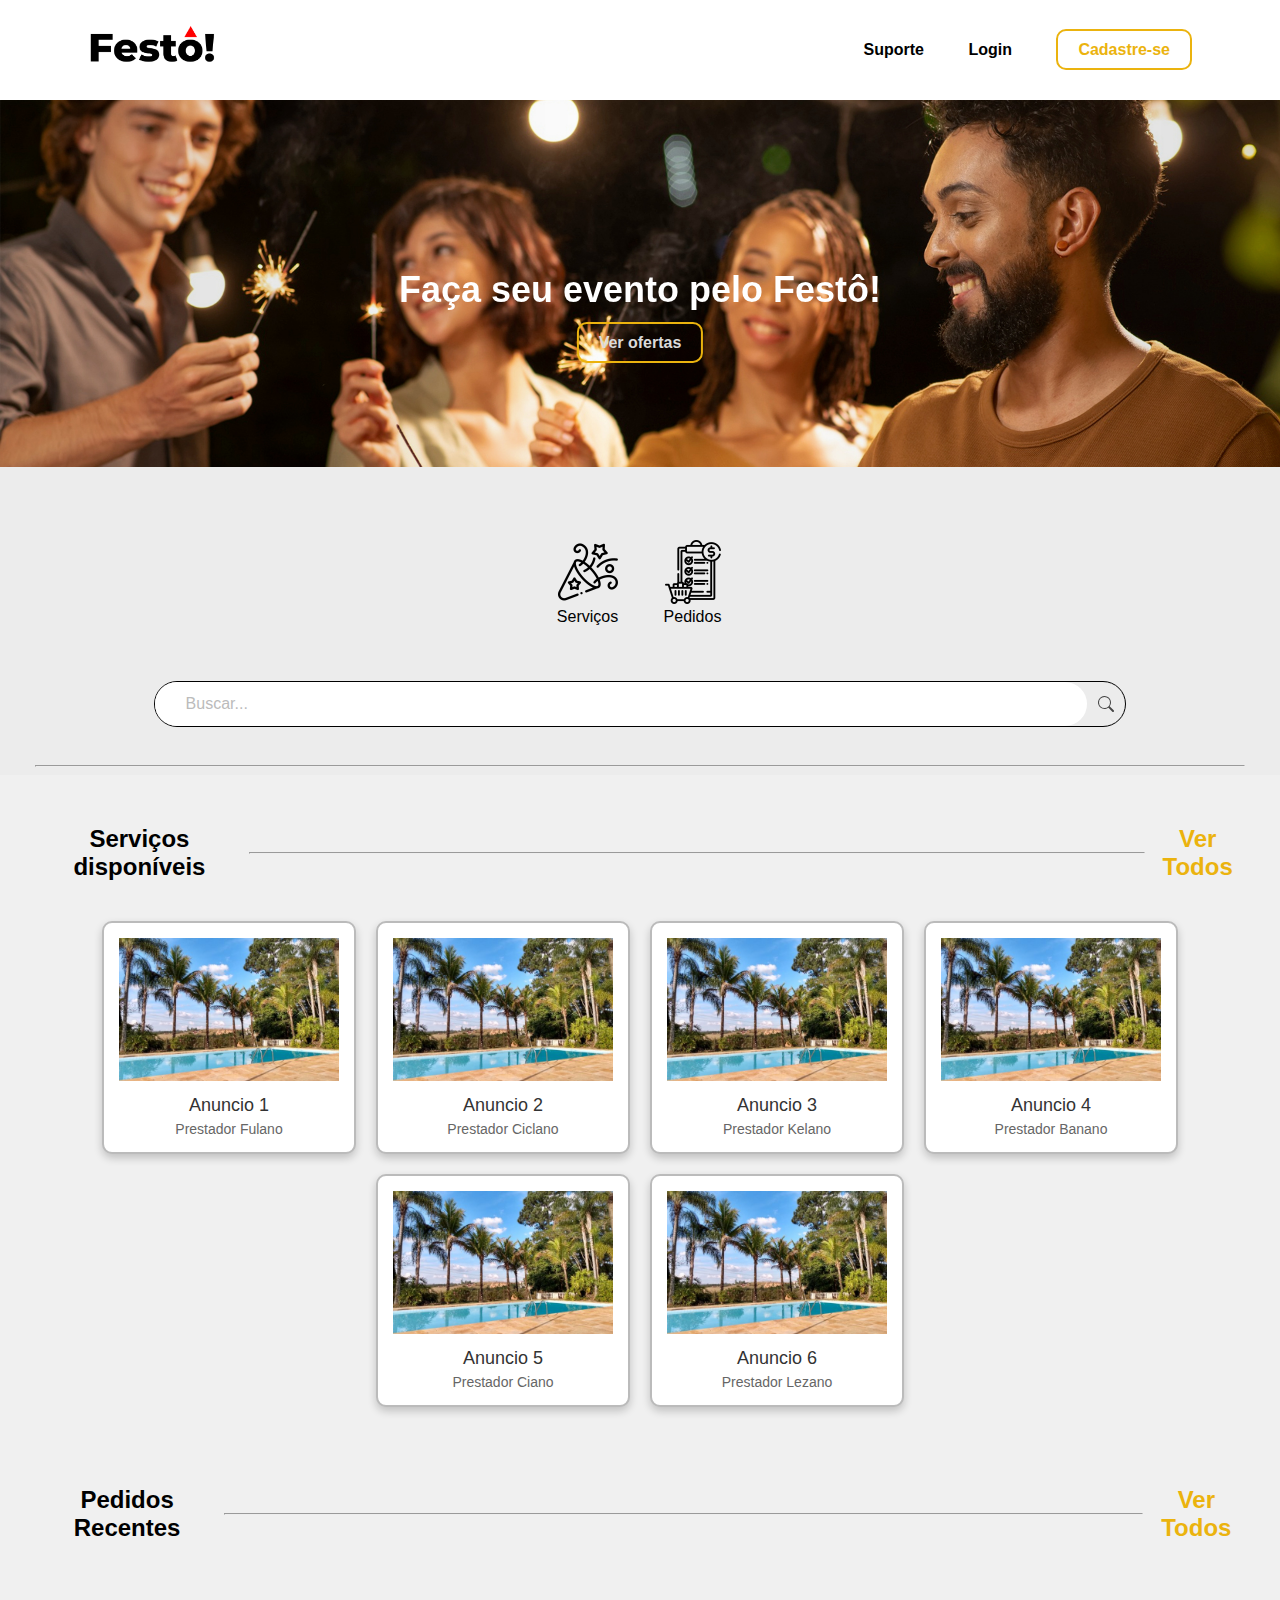
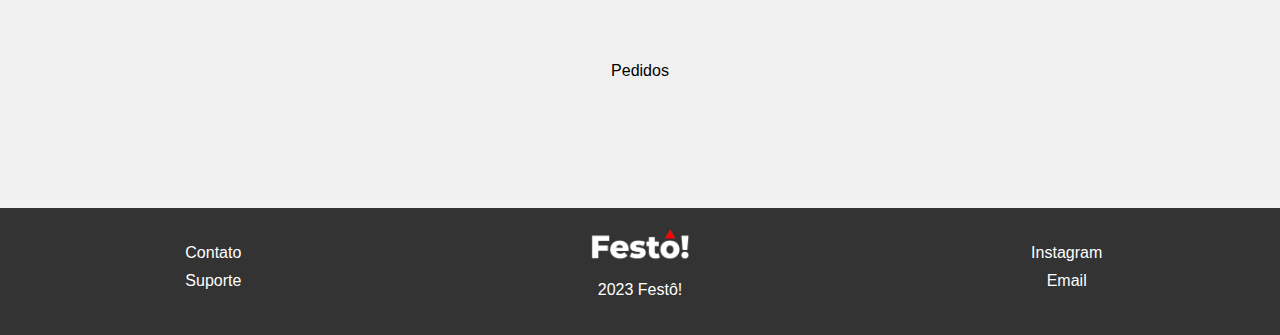
<file: index.html>
<!DOCTYPE html>
<html lang="pt-BR">

<head>
  <meta charset="ISO-8859-1" />
  <meta http-equiv="X-UA-Compatible" content="IE=edge" />
  <meta name="viewport" content="width=device-width, initial-scale=1.0" />
  <title>Fest�!</title>

  <!-- LINKS -->

  <link rel="icon" type="image/x-icon" href="assets/favicon.ico" />
  <link rel="stylesheet" href="css/style.css" />
  <link rel="preconnect" href="https://fonts.googleapis.com" />
  <link rel="preconnect" href="https://fonts.gstatic.com" crossorigin />
  <link href="https://fonts.googleapis.com/css2?family=Montserrat:wght@100;200;300;400;500;600;700;800;900&display=swap"
    rel="stylesheet" />

  <!-- LINKS -->
</head>

<body>


  <!-- HEADER -->

  <div class="header">
    <div>
      <a href="index.html"><img class="logo" src="assets/festoblacknobgLOGOTOP.png" /></a>
    </div>
    <div class="buttonstop">
      <a class="btnstop" href="suporte/suporte.html">Suporte</a>
      <a class="btnstop" href="login/escolha-log.html">Login</a>
      <a class="btnstop btnstopcadastro" id="btnborder" href="cadastro/escolha-cad.html">Cadastre-se</a>
    </div>
  </div>

  <!-- HEADER -->

  <!-- BANNER SECTION  -->

  <div class="banner unselectable">
    <img class="unselectable" src="assets/banner.jpg" alt="" />
    <div class="banner-text">
      <h1 class="unselectable">Fa�a seu evento pelo Fest�!</h1>
      <a href="#" class="btnveja" id="btnborder">Ver ofertas</a>
    </div>
  </div>

  <!-- BANNER SECTION  -->

  <hr id="hrtop" />

  <!-- ICONES & SEARCH BAR -->

  <div class="grid-container">
    <div class="grid-item">
      <a href="servicos.php"><img class="icons" src="assets/festa.png" />Servi�os</a>
    </div>
    <div class="grid-item">
      <a href="pedidos.php"><img class="icons" src="assets/pedidos.png" />Pedidos</a>
    </div>
  </div>

  <hr id="hrtop" />

  <form>
    <input type="search" placeholder="Buscar..." />
    <button type="submit">Search</button>
  </form>

  <!-- ICONES & SEARCH BAR -->

  <!-- SE��O AN�NCIOS HOME -->

  <hr id="hrmain" />

  <section class="latest-products">
    <div class="prod-text">
      <h2>Servi�os dispon�veis</h2>
      <hr />
      <a href="#">
        <h2>Ver Todos</h2>
      </a>
    </div>
    <div class="product-container" id="product-container"></div>
  </section>

  <!-- SE��O AN�NCIOS HOME -->

  <!-- SE��O PEDIDOS HOME -->

  <section class="latest-products">
    <div class="prod-text">
      <h2>Pedidos Recentes</h2>
      <hr />
      <a href="#">
        <h2>Ver Todos</h2>
      </a>
    </div>
    <div class="product-container" id="product-container">
      <!-- Temporario -->
      <br><br><br><br><br>Pedidos<br><br><br><br><br><br><br>
    </div>
  </section>

  <!-- SE��O PEDIDOS HOME -->

  <!-- FOOTER -->

  <footer>
    <div class="footer-section left">
      <ul>
        <li><a href="mailto:startupfesto@gmail.com">Contato</a></li>
        <li><a href="suporte/suporte.html">Suporte</a></li>
      </ul>
    </div>
    <div class="footer-section middle">
      <img src="assets/festowhitenobgLOGO.png" alt="Logo">
      <p>2023 Fest�!</p>
    </div>
    <div class="footer-section right">
      <ul>
        <li><a href="https://www.instagram.com/startupfesto">Instagram</a></li>
        <li><a href="mailto:startupfesto@gmail.com">Email</a></li>
      </ul>
    </div>
  </footer>

  <!-- FOOTER -->

  <!-- JavaScript -->
  <script src="js/script.js"></script>
</body>

</html>
</file>
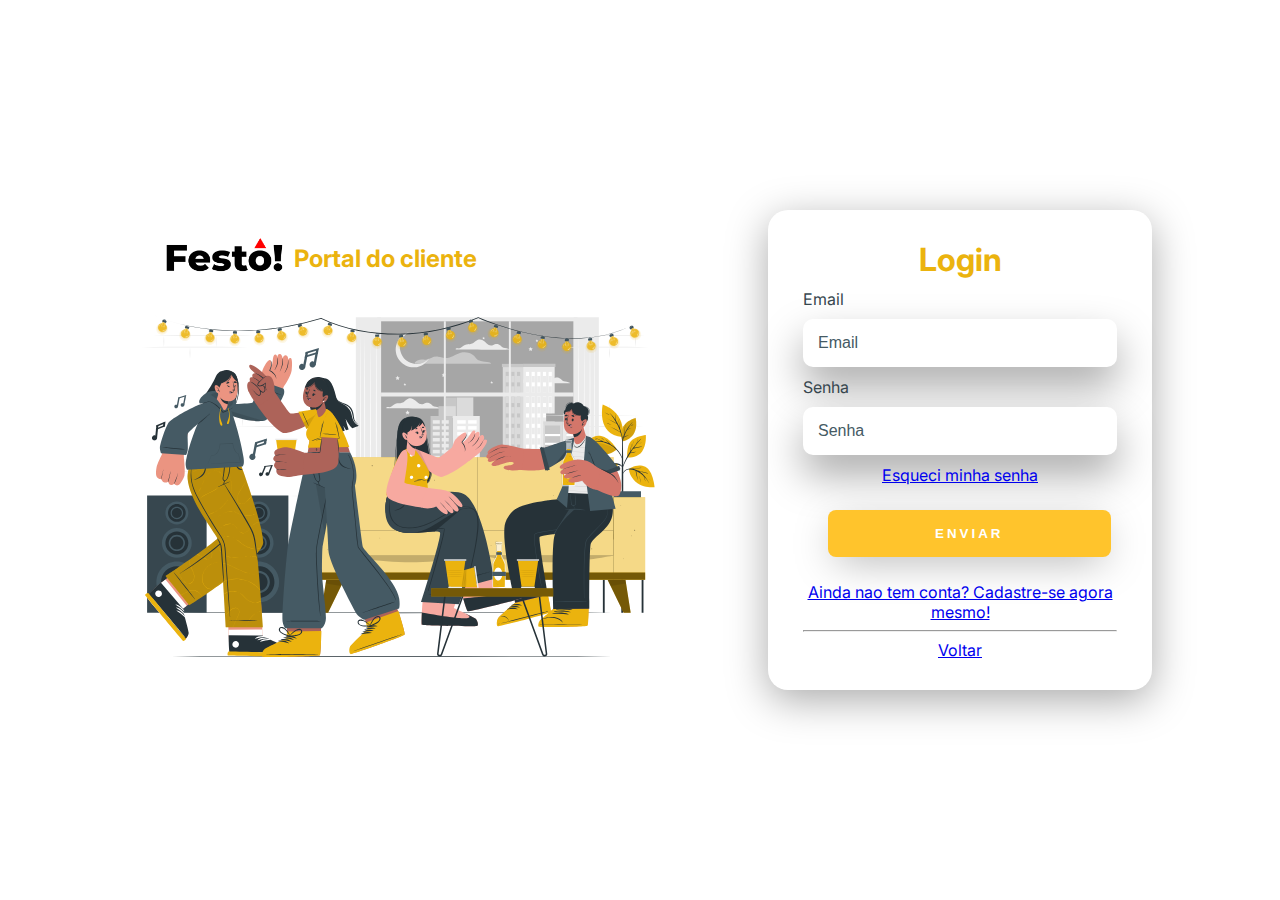
<file: login/log-clt.html>
<!-- SCRIPT DA CRIA??O DA TELA DE LOGIN -->
<!DOCTYPE html>
<html lang="pt-BR">

<head>
    <meta charset="ISO-8859-1">
    <meta http-equiv="X-UA-Compatible" content="IE=edge">
    <meta name="viewport" content="width=device-width, initial-scale=1.0">
    <title>Login - Cliente</title>
    <link rel="icon" type="image/x-icon" href="../assets/festo.ico">
    <link rel="stylesheet" href="../css/login.css">
</head>

<body>
    <div class="main-login">
        <div class="left-login">
            <div class="titlelogo">
                <a href="../index.html"><img class="logo2" src="../assets/festoblacknobgLOGOTOP.png"></a>
                <h2>Portal do cliente</h2>
            </div>
            <img src="../assets/logincliente.svg" class="left-login-image2" alt="Festo Planejamento">
        </div>
        <div class="right-login">
            <div class="card-login">
                <h1>Login</h1>
                <form action="test-clt.php" method="POST">
                    <div class="textfield">
                        <label for="usuario">Email</label>
                        <input type="text" name="email" placeholder="Email">
                    </div>
                    <div class="textfield">
                        <label for="senha">Senha</label>
                        <input type="password" name="senha" placeholder="Senha">
                    </div>
                    <a class="volt" href="../reset-senha/rst-clt.php">Esqueci minha senha</a>
                    <input class="inputSubmit" type="submit" name="submit" value="Enviar">
                    <a class="volt" href="../cadastro/escolha-cad.html">Ainda nao tem conta? Cadastre-se agora mesmo!</a>
                    <hr>
                    <a class="volt" href="../index.html">Voltar</a>
                </form>
            </div>
        </div>
    </div>
</body>

</html>
</file>
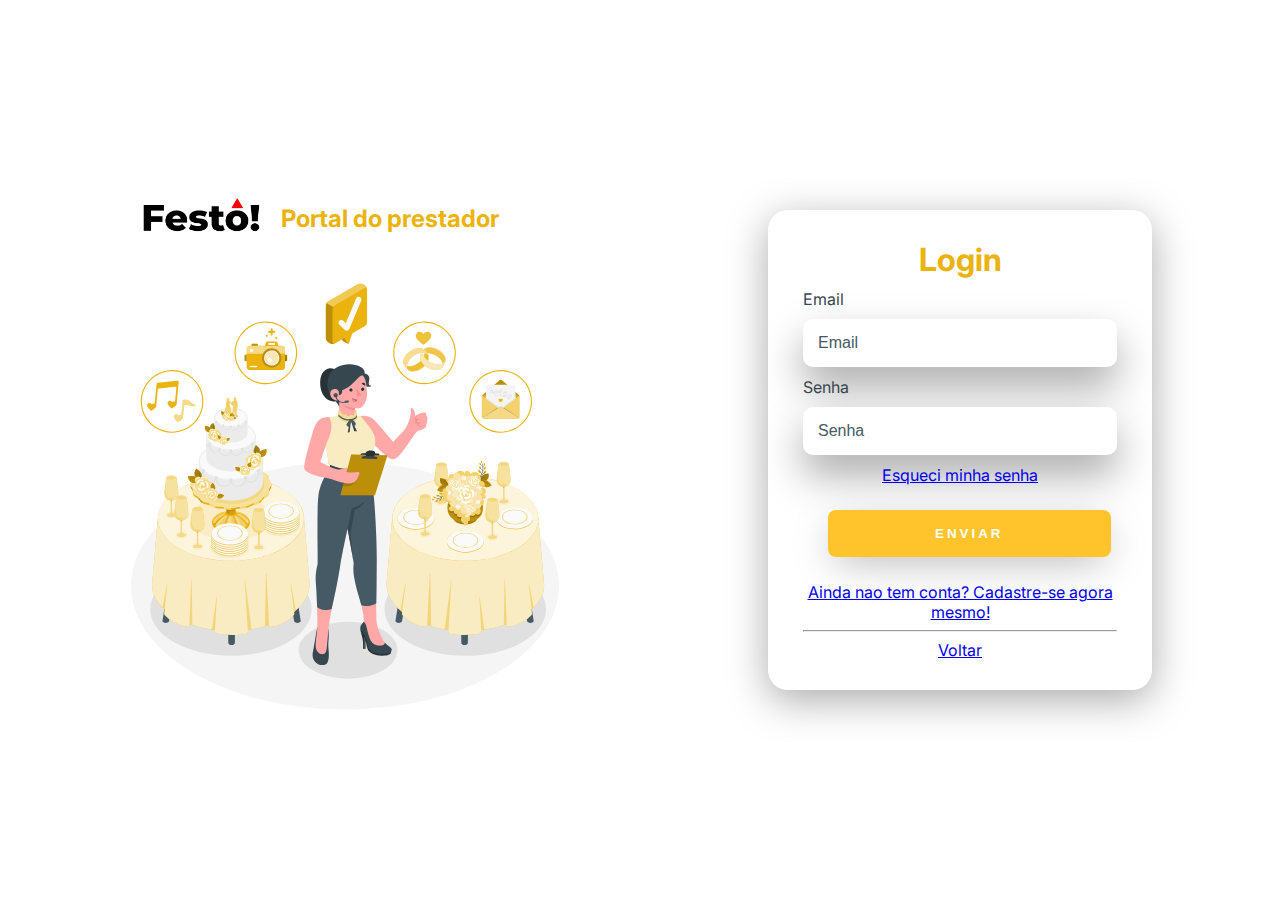
<file: login/log-prest.html>
<!-- SCRIPT DA CRIA??O DA TELA DE LOGIN -->

<!DOCTYPE html>
<html lang="pt-BR">

<head>
    <meta charset="ISO-8859-1">
    <meta http-equiv="X-UA-Compatible" content="IE=edge">
    <meta name="viewport" content="width=device-width, initial-scale=1.0">
    <title>Login - Prestador</title>
    <link rel="icon" type="image/x-icon" href="../assets/festo.ico">
    <link rel="stylesheet" href="../css/login.css">
</head>

<body>
    <div class="main-login">
        <div class="left-login">
            <div class="titlelogo">
                <a href="../index.html"><img class="logo" src="../assets/festoblacknobgLOGOTOP.png"></a>
                <h2>Portal do prestador</h2>
            </div>
            <img src="../assets/loginprestador.svg" class="left-login-image" alt="PartyPros Planejamento">
        </div>
        <div class="right-login">
            <div class="card-login">
                <h1>Login</h1>
                <form action="test-prest.php" method="POST">
                    <div class="textfield">
                        <label for="usuario">Email</label>
                        <input type="text" name="email" placeholder="Email">
                    </div>
                    <div class="textfield">
                        <label for="senha">Senha</label>
                        <input type="password" name="senha" placeholder="Senha">
                    </div>
                    <a class="volt" href="../reset-senha/rst-prest.php">Esqueci minha senha</a>
                    <input class="inputSubmit" type="submit" name="submit" value="Enviar">
                    <a class="volt" href="../cadastro/escolha-cad.html">Ainda nao tem conta? Cadastre-se agora mesmo!</a>
                    <hr>
                    <a class="volt" href="../index.html">Voltar</a>
                </form>
            </div>
        </div>
    </div>
</body>

</html>
</file>
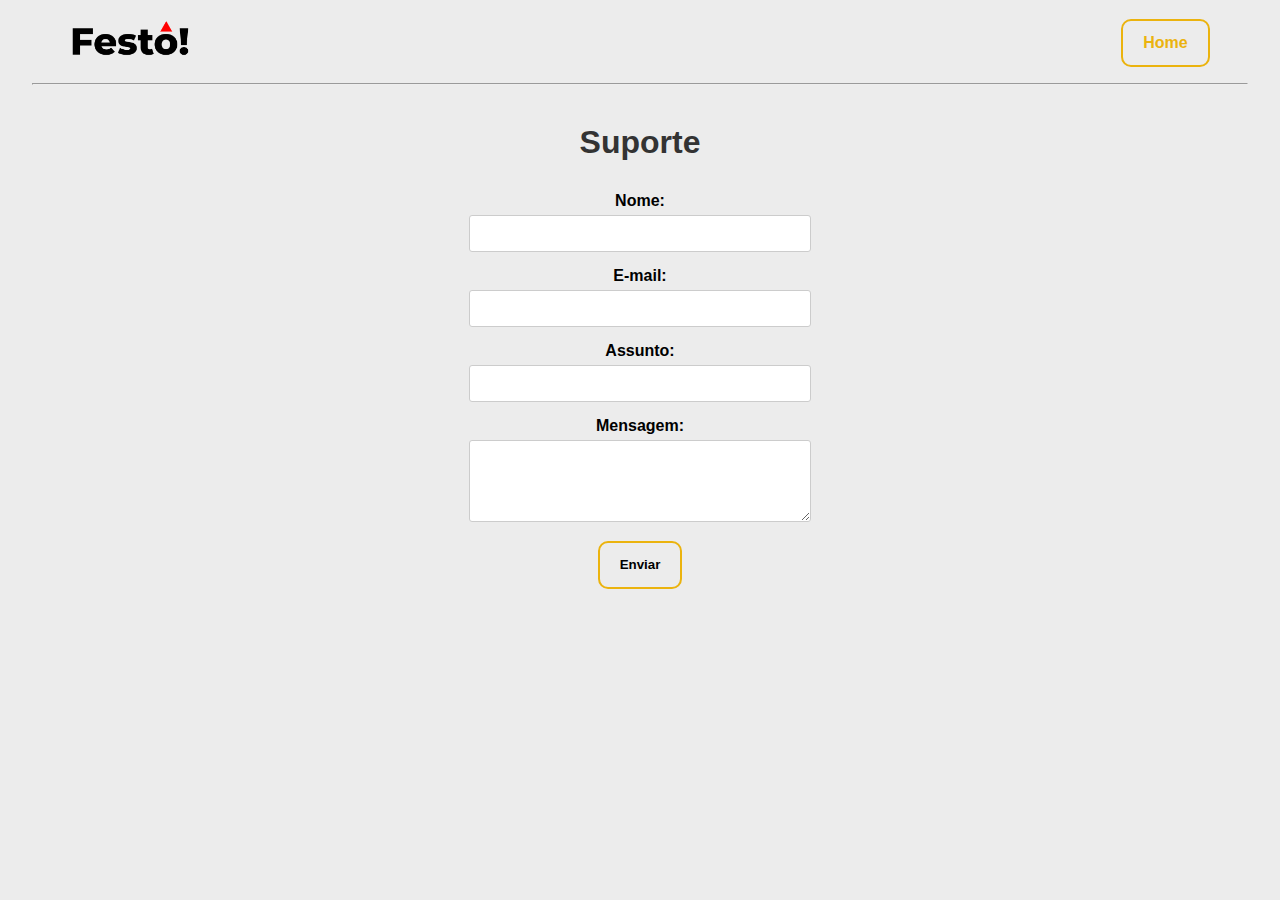
<file: suporte/suporte.html>
<!DOCTYPE html>
<html lang="en">
  <head>
    <meta charset="UTF-8" />
    <meta http-equiv="X-UA-Compatible" content="IE=edge" />
    <meta name="viewport" content="width=device-width, initial-scale=1.0" />
    <title>Suporte</title>

    <!-- LINKS -->

    <link rel="icon" type="image/x-icon" href="../assets/festo.ico" />
    <link rel="stylesheet" href="../css/suporte.css" />

    <!-- LINKS -->
  </head>

  <body>
    <!-- HEADER -->

    <div class="top">
      <a href="../index.html"
        ><img class="logo" src="../assets/festoblacknobgLOGOTOP.png"
      /></a>
      <a class="btnstopcadastro" id="btnborder" href="../index.html">Home</a>
    </div>
    <hr id="hrtop" />
    <!-- HEADER -->

    <!-- SECTION FORMS -->

    <h1 class="selecione">Suporte</h1>
    <div class="container">
      <form action="#" method="POST">
        <label for="name">Nome:</label>
        <input type="text" id="name" name="name" required />

        <label for="email">E-mail:</label>
        <input type="email" id="email" name="email" required />

        <label for="subject">Assunto:</label>
        <input type="text" id="subject" name="subject" required />

        <label for="message">Mensagem:</label>
        <textarea id="message" name="message" rows="4" required></textarea>

        <button type="submit">Enviar</button>
      </form>
    </div>

    <!-- SECTION FORMS -->

  </body>
</html>
</file>
<file: css/style.css>
/* SCRIPT CSS DA PÁGINA HOME DO SITE */

*{
    font-family: 'Inter', sans-serif;
}

body {
    margin: 0;
    padding: 0;
    background: #ececec;
    text-align: center;
    color: black;
}

@import url('https://fonts.googleapis.com/css2?family=Inter:wght@100;200;300;400;500;600;700;800;900&display=swap');

.header {
    /* margin: 1rem 5rem 1rem 6rem; */
    background-color: #ffffff;
    height: 5rem;
    display: flex;
    justify-content: space-between;
    padding: 10px 5.5rem;
    align-items: center;
}

.box {
    position: absolute;
    top: 50%;
    left: 50%;
    transform: translate(-50%, -50%);
    background-color: rgba(0, 0, 0, 0.6);
    padding: 30px;
    border-radius: 10px;
}

.btnstop {
    text-decoration: none;
    margin-left: 2.5rem;
    font-family: 'Inter', sans-serif;
    font-style: normal;
    font-weight: 700;
    text-align: center;
    color: black;
    transition: linear 0.15s;
}

.btnstop:hover {
    color: rgb(173, 173, 173);
}

.btnstopcadastro {
    color: #EBB30E
}

.btnstopcadastro:hover {
    color: rgb(0, 0, 0);
}

#btnborder {
    border: 2px solid #EBB30E;
    border-radius: 10px;
    padding: 10px 20px;
}

#btnborder:hover {
    border: 2px solid #EBB30E;
}

.logo {
    width: 8rem;
    margin-bottom: 0.4rem;
}

/* Inicio Banner*/

.banner {
    position: relative;
    /* width: 100vw; */
    height: 25rem;
    /* Adjust the height as needed */
    overflow: hidden;
}

.banner img {
    width: 100vw;
    height: auto;
}

.banner-text {
    position: absolute;
    top: 50%;
    left: 50%;
    transform: translate(-50%, -50%);
    text-align: center;
}

.banner-text h1 {
    font-size: 36px;
    margin-bottom: 20px;

    /* Animação de gradiente */
    background: linear-gradient(to right,
            #ffffff 20%,
            #acacac 30%,
            #acacac 70%,
            #ffffff 80%);
    -webkit-background-clip: text;
    background-clip: text;
    -webkit-text-fill-color: transparent;
    background-size: 500% auto;
    animation: textShine 5s ease-in-out infinite alternate;
}

.banner-text p {
    font-size: 18px;
    margin-bottom: 30px;
}

@keyframes textShine

/* Keyframe de animação de gradiente */
    {
    0% {
        background-position: 0% 50%;
    }

    100% {
        background-position: 100% 50%;
    }
}

.btnveja {
    /* Botao banner */
    text-decoration: none;
    font-family: 'Inter', sans-serif;
    font-style: normal;
    font-weight: 700;
    line-height: 24px;
    text-align: center;
    color: rgb(219, 219, 219);
    transition: linear 0.15s;
}

.btnveja:hover {
    color: white;
    background-color: #EBB30E;
}

/* Fim Banner*/

#hrtop {
    opacity: 0%;
    margin-left: 6%;
    margin-right: 6%;
}

#hrmain {
    margin-left: 2.2rem;
    margin-right: 2.2rem;
}

.grid-container {
    /* display: grid; QUANDO ACRESCENTAR OUTRAS OPÇÕES
    grid-template-columns: repeat(6, auto); */
    display: flex;
    justify-content: center;
    padding: 1.4rem;
}

.grid-item {
    margin: 0;
    width: 105px;
    height: 100px;
    /*     text-align: center; */
}

.grid-item a {
    color: #000;
    font-style: normal;
    text-decoration: none;
    font-weight: 500;
    font-size: 16px;
    transition: color 0.15s linear;
}

.grid-item a:hover {
    color: #818181;
}

.icons {
    width: 4rem;
}


form {
    margin: 0 12% 3% 12%;
    color: #555;
    display: flex;
    border: 1px solid black;
    border-radius: 50px;
    justify-content: space-between;
}

input[type=search] {
    width: 100%;
    border: none;
    background-color: white;
    margin: 0;
    padding: 12px 30px;
    font-size: 16px;
    color: inherit;
    border: 1px solid transparent;
    border-radius: inherit;
}

input[type=search]::placeholder {
    color: #bbb;
}

button[type="submit"] {
    text-indent: -999px;
    overflow: hidden;
    width: 40px;
    padding: 0;
    margin: 0;
    border: 1px solid transparent;
    border-radius: inherit;
    background: transparent url("data:image/svg+xml,%3Csvg xmlns='http://www.w3.org/2000/svg' width='16' height='16' class='bi bi-search' viewBox='0 0 16 16'%3E%3Cpath d='M11.742 10.344a6.5 6.5 0 1 0-1.397 1.398h-.001c.03.04.062.078.098.115l3.85 3.85a1 1 0 0 0 1.415-1.414l-3.85-3.85a1.007 1.007 0 0 0-.115-.1zM12 6.5a5.5 5.5 0 1 1-11 0 5.5 5.5 0 0 1 11 0z'%3E%3C/path%3E%3C/svg%3E") no-repeat center;
    cursor: pointer;
    opacity: 0.7;
}

button[type="submit"]:hover {
    opacity: 1;
}

button[type="submit"]:focus,
input[type="search"]:focus {
    box-shadow: 0 0 3px 0 #474747;
    border-color: #3b3b3b;
    outline: none;
}

.latest-products {
    background-color: #f0f0f0;
    padding: 20px;
    text-align: center;
}

.product {
    display: inline-block;
    margin: 10px;
    background-color: #ffffff;
    padding: 15px;
    border-radius: 10px;
    box-shadow: 0 4px 8px rgba(0, 0, 0, 0.2);
    border: 2px solid #bbb;
    /* Add solid border style */
    transition: transform 0.2s ease-in-out;
    width: 220px;
    /* Set a fixed width for consistent spacing */
}

.product img {
    max-width: 100%;
    height: auto;
}

.product-title {
    font-size: 18px;
    /* Slightly larger font size */
    margin-top: 10px;
    /* Increased margin */
    color: #333;
}

.product-description {
    font-size: 14px;
    margin-top: 5px;
    color: #666;
}

/* Add hover effect */
.product:hover {
    border: 2px solid #EBB30E;
    transform: scale(1.05);
    box-shadow: 0 6px 12px rgba(0, 0, 0, 0.3);
    /* Adjusted box shadow */
}

.prod-text {
    margin: 10px;
    display: flex;
    justify-content: space-between;
    align-items: center;
}

.prod-text a {
    color: #EBB30E;
    text-decoration: none;
    transition: color 0.15s linear;
    /* Clarified transition property */
}

.prod-text a:hover {
    color: black;
}

.prod-text hr {
    width: 80%;
    /* Full width horizontal line */
}

.unselectable {
    /* Classe para desabilitar selecao */
    -webkit-user-select: none;
    -webkit-touch-callout: none;
    -moz-user-select: none;
    -ms-user-select: none;
    user-select: none;
}

/* FOOTER */

footer {
    font-weight: 200;
    width: 100%;
    background-color: #333;
    color: #fff;
    display: flex;
    justify-content: space-between;
    padding: 20px 0;
}

.footer-section {
    flex: 1;
    padding: 0 20px;
}

ul {
    list-style: none;
    padding: 0;
}

ul li {
    margin-bottom: 10px;
}

a {
    color: #fff;
    text-decoration: none;
    transition: linear 0.2s;
}

a:hover{
    color: #ff8a8a;
    text-decoration: dotted;
}

.footer-section img {
    max-width: 100px;
}

/* FOOTER */
</file>
<file: css/login.css>
/* SCRIPT CSS DA PAGINA DE LOGIN DO SITE */

@import url('https://fonts.googleapis.com/css2?family=Inter:wght@100;200;300;400;500;600;700;800;900&display=swap');

body {
    font-family: 'Inter', sans-serif;
    margin: 0;
}

body * {
    box-sizing: border-box;
}

.logo{
    width: 170px;
    margin-bottom: 30px;
}

.main-login {
    width: 100vw;
    height: 100vh;
    background: #ffffff;
    display: flex;
    justify-content: center;
    align-items: center;
}

.left-login {
    width: 50vw;
    height: 100vh;
    display: flex;
    justify-content: center;
    align-items: center;
    flex-direction: column;
}

.left-login>h1 {
    font-size: 3vw;
    color: #37474f;
}

.left-login-image {
    margin-left: 50px;
    width: 35vw;
}

.left-login-image2 {
    margin-left: 150px;
    width: 45vw;
}

.right-login {
    width: 50vw;
    height: 100vh;
    display: flex;
    justify-content: center;
    align-items: center;
    flex-direction: column;
}

.right-login>h1 {
    font-size: 3vw;
    color: black;
}

.card-login {
    width: 60%;
    display: flex;
    justify-content: center;
    align-items: center;
    flex-direction: column;
    padding: 30px 35px;
    background: #ffffff;
    border-radius: 20px;
    box-shadow: 0px 10px 40px #00000056;
}

.card-login>h1 {
    color: #EBB30E;
    font-weight: 800px;
    margin: 0;
}

.textfield {
    width: 100%;
    display: flex;
    flex-direction: column;
    align-items: flex-start;
    justify-content: center;
    margin: 10px 0px;
}

.textfield>input {
    width: 100%;
    border: none;
    border-radius: 10px;
    padding: 15px;
    background: #ffffff;
    font-size: 12pt;
    box-shadow: 0px 20px 40px #00000056;
    outline: none;
    box-sizing: border-box;
}

.textfield>label {
    color: #37474f;
    margin-bottom: 10px;
}

.textfield>input::placeholder {
    color: #455a64;
}

.volt {
    display: flex;
    text-align: center;
    justify-content: center;
}

.inputSubmit {
    width: 90%;
    padding: 16px 0px;
    margin: 25px;
    border: none;
    border-radius: 8px;
    outline: none;
    text-transform: uppercase;
    font-weight: 800;
    letter-spacing: 3px;
    color: white;
    background: #ffc42c;
    cursor: pointer;
    box-shadow: 0px 10px 40px -8px #00000056;
    transition: 0.4s;
}

.inputSubmit:hover {
    transform: scale(1.2);
}

@media only screen and (max-width:950px) {
    .card-login {
        width: 85%;
    }
}

@media only screen and (max-width:600px) {
    .main-login {
        flex-direction: column;
    }

    .left-login>h1 {
        display: none;
    }

    .right-login>h1 {
        font-size: 3vh;
    }

    .left-login {
        width: 100%;
        height: auto;
    }

    .right-login {
        width: 100%;
        height: auto;
    }

    .left-login-image {
        width: 50vw;
    }

    .card-login {
        width: 90%;
        height: 83%;
    }
}

.titlelogo{
    display: flex;
}

.logo {
    margin-top: 12px;
    margin-right: 20px;
    width: 120px;
}

.logo2 {
    margin-top: 12px;
    margin-right: 10px;
    width: 120px;
}

h2{
    color: #EBB30E;
}
</file>
<file: css/suporte.css>
body {
    margin: 0;
    padding: 0;
    font-family: 'Inter', sans-serif;
    background-color: #ececec;
  }
  
  .top{
    margin: 1.5% 3% 0 3%;
    display: flex;
    justify-content: space-between;
  }
  
  h1 {
    text-align: center;
    color: #333;
  }
  
  
  #hrtop {
    margin: 1rem 2rem;
  }
  
  .selecione {
    margin-top: 3%;
  }
  
  .logo {
    margin-left: 2rem;
    width: 120px;
  }
  
  /**/
  
  .container {
    display: flex;
    justify-content: center;
    max-width: 400px;
    margin: 0 auto;
    padding: 10px;
    border-radius: 5px;

  }
  
  form {
    text-align: center;
  }
  
  label {
    display: block;
    margin-bottom: 5px;
    font-weight: bold;
  }
  
  input[type="text"],
  input[type="email"],
  textarea {
    min-width: 20rem;
    padding: 10px;
    margin-bottom: 15px;
    border: 1px solid #ccc;
    border-radius: 3px;
    resize: vertical;
    max-height: 200px;

  }

  #message{
    min-width: 20rem;
  }
  
  button[type="submit"] {
    border: 2px solid #EBB30E;
    background-color: #ececec;
    color: #000000;
    padding: 10px 20px;
    border-radius: 10px;
    cursor: pointer;
    text-decoration: none;
    font-family: 'Inter', sans-serif;
    font-style: normal;
    font-weight: 700;
    line-height: 24px;
    text-align: center;
    transition: linear 0.15s;
  }
  
  button[type="submit"]:hover {
    color: #EBB30E;
  }
  
  .btnstopcadastro {
    margin-right: 2rem ;
    font-family: 'Inter', sans-serif;
    font-style: normal;
    font-weight: 700;
    text-decoration: none;
    color: #EBB30E
  }
  
  .btnstopcadastro:hover {
    color: rgb(0, 0, 0);
  }
  
  #btnborder {
    border: 2px solid #EBB30E;
    border-radius: 10px;
    padding: 13px 20px 13px 20px;
    transition: linear 0.15s;
  }
  
  #btnborder:hover {
    border: 2px solid #EBB30E;
  }
</file>
